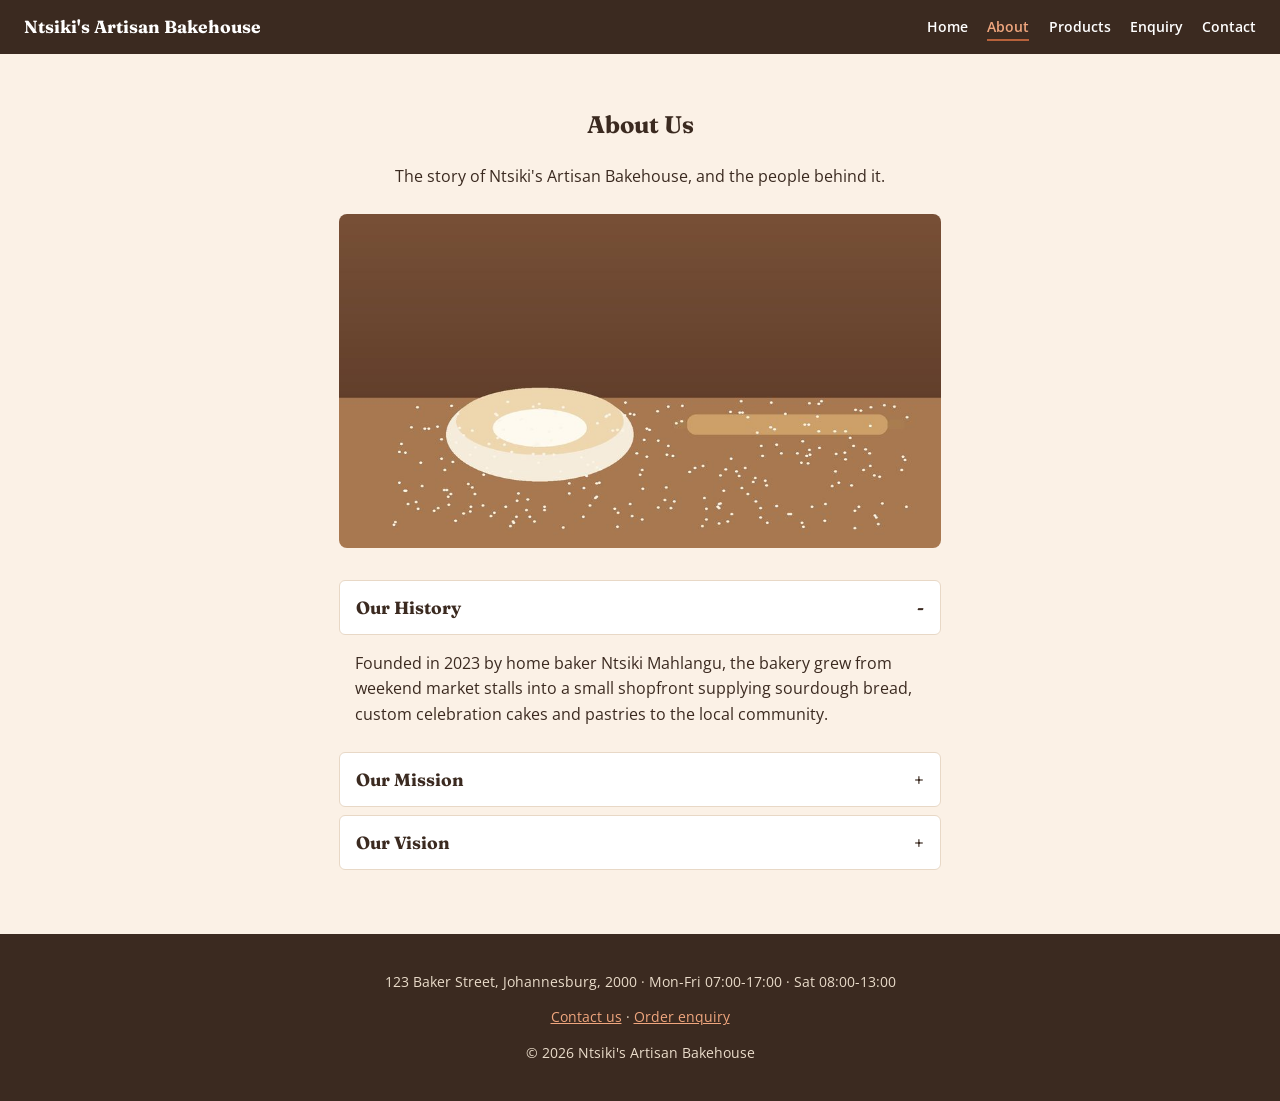
<file: about.html>
<!DOCTYPE html>
<html lang="en">
<head>
<meta charset="UTF-8">
<meta name="viewport" content="width=device-width, initial-scale=1.0">
<title>About Us | Ntsiki's Artisan Bakehouse Johannesburg</title>
<meta name="description" content="Learn the story, mission and vision behind Ntsiki's Artisan Bakehouse, a Johannesburg sourdough and celebration cake bakery.">
<meta name="keywords" content="about Ntsiki Mahlangu, bakery history, local ingredients">
<meta name="author" content="Ntsiki's Artisan Bakehouse">
<meta property="og:title" content="About Us | Ntsiki's Artisan Bakehouse Johannesburg">
<meta property="og:description" content="Learn the story, mission and vision behind Ntsiki's Artisan Bakehouse, a Johannesburg sourdough and celebration cake bakery.">
<meta property="og:type" content="website">
<meta property="og:image" content="images/hero-sourdough-bread.jpg">
<link rel="canonical" href="https://maybesennie.github.io/NtsikisBakery/about.html">
<link rel="preconnect" href="https://fonts.googleapis.com">
<link href="https://fonts.googleapis.com/css2?family=Fraunces:wght@600;700&family=Open+Sans:wght@400;600&display=swap" rel="stylesheet">
<link rel="stylesheet" href="css/styles.css">

<script type="application/ld+json">
{"@context":"https://schema.org","@type":"Bakery","name":"Ntsiki's Artisan Bakehouse","address":{"@type":"PostalAddress","streetAddress":"123 Baker Street","addressLocality":"Johannesburg","postalCode":"2000","addressCountry":"ZA"},"openingHours":["Mo-Fr 07:00-17:00","Sa 08:00-13:00"],"servesCuisine":"Bakery"}
</script>
</head>
<body>
<a class="skip" href="#main">Skip to main content</a>
<header class="site-header">
<a class="brand" href="index.html">Ntsiki's Artisan Bakehouse</a>
<button class="nav-toggle" aria-label="Toggle menu" aria-expanded="false">&#9776;</button>
<nav aria-label="Main navigation"><ul class="nav-list"><li><a href="index.html">Home</a></li><li><a href="about.html" class="active" aria-current="page">About</a></li><li><a href="products.html">Products</a></li><li><a href="enquiry.html">Enquiry</a></li><li><a href="contact.html">Contact</a></li></ul></nav>
</header>
<main id="main">
<section class="container narrow"><h1 class="center">About Us</h1><p class="center">The story of Ntsiki's Artisan Bakehouse, and the people behind it.</p>
<img class="wide" src="images/about-baker-kneading-dough.jpg" alt="Baker working dough in a small bakery kitchen">
<div class="accordion">
<button class="acc-btn" aria-expanded="true">Our History</button>
<div class="acc-panel open"><p>Founded in 2023 by home baker Ntsiki Mahlangu, the bakery grew from weekend market stalls into a small shopfront supplying sourdough bread, custom celebration cakes and pastries to the local community.</p></div>
<button class="acc-btn" aria-expanded="false">Our Mission</button>
<div class="acc-panel"><p>To bake honest, high-quality bread and pastries by hand, using traditional methods and locally sourced ingredients.</p></div>
<button class="acc-btn" aria-expanded="false">Our Vision</button>
<div class="acc-panel"><p>To become the neighbourhood's trusted destination for handcrafted baked goods, while growing a small team of local employees.</p></div>
</div></section>
</main>
<footer class="site-footer">
<p>123 Baker Street, Johannesburg, 2000 &middot; Mon-Fri 07:00-17:00 &middot; Sat 08:00-13:00</p>
<p><a href="contact.html">Contact us</a> &middot; <a href="enquiry.html">Order enquiry</a></p>
<p>&copy; 2026 Ntsiki's Artisan Bakehouse</p>
</footer>
<script src="js/main.js"></script>

</body>
</html>
</file>
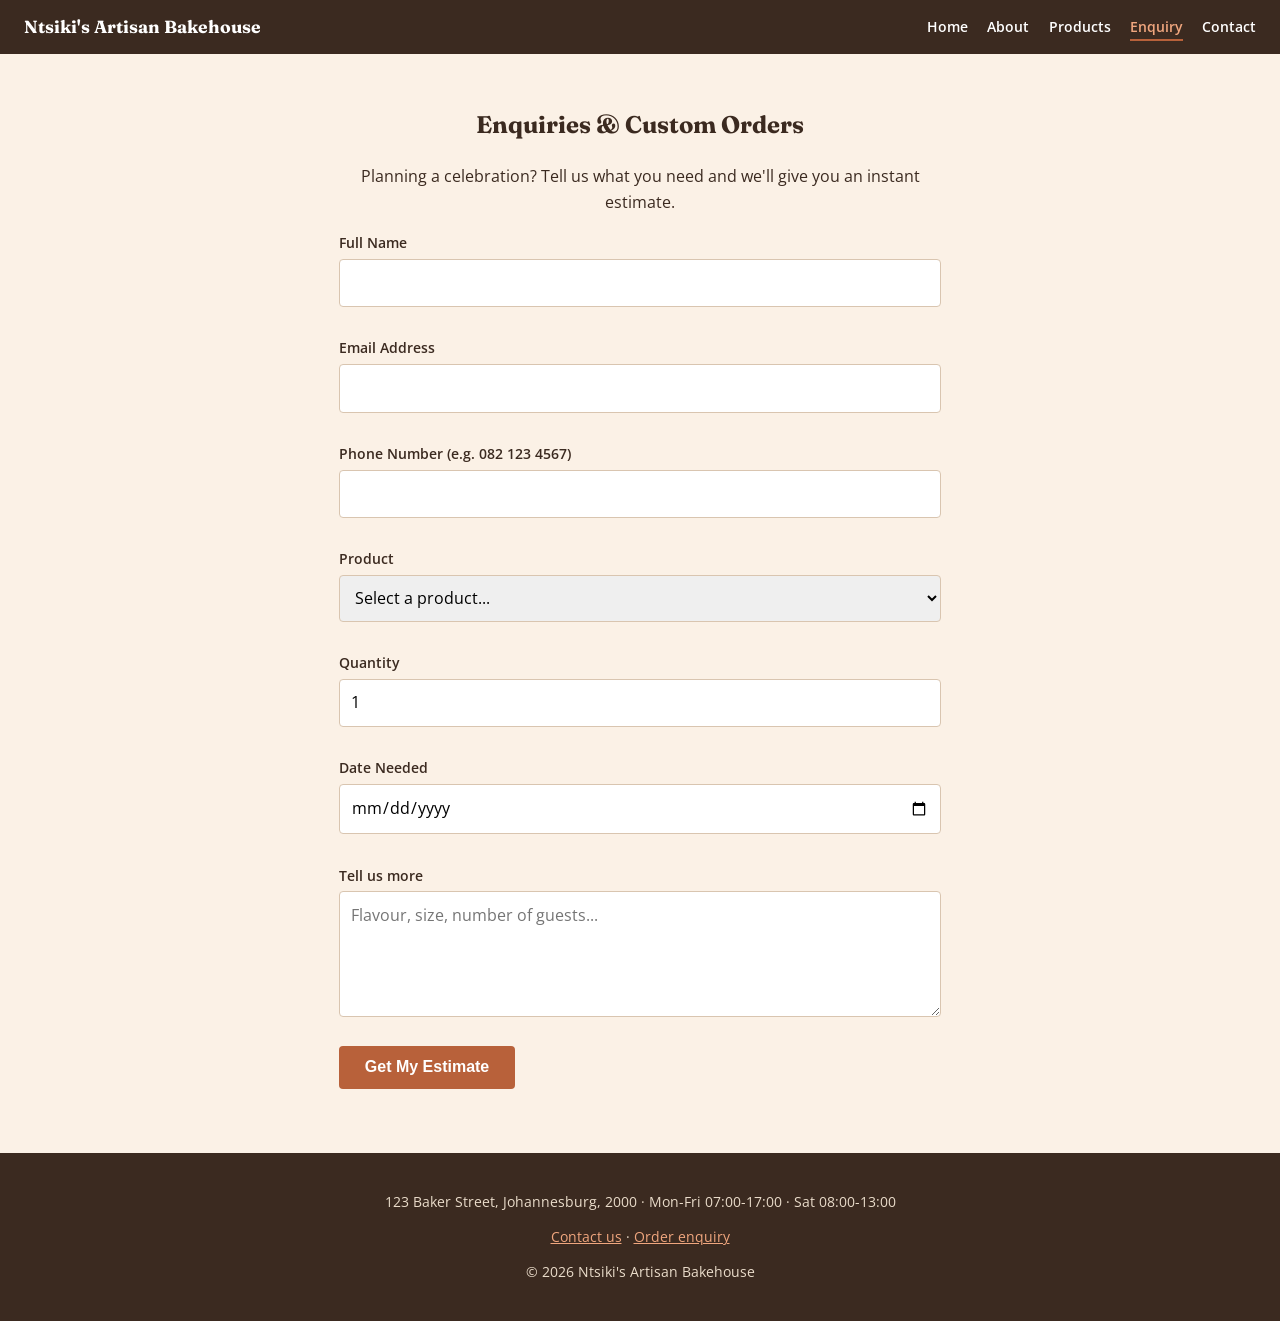
<file: enquiry.html>
<!DOCTYPE html>
<html lang="en">
<head>
<meta charset="UTF-8">
<meta name="viewport" content="width=device-width, initial-scale=1.0">
<title>Enquiries & Custom Cake Orders | Ntsiki's Bakehouse</title>
<meta name="description" content="Request a quote for custom cakes, bread or catering. Get an instant price estimate and availability from Ntsiki's Artisan Bakehouse.">
<meta name="keywords" content="custom cake order, catering enquiry, bakery quote">
<meta name="author" content="Ntsiki's Artisan Bakehouse">
<meta property="og:title" content="Enquiries & Custom Cake Orders | Ntsiki's Bakehouse">
<meta property="og:description" content="Request a quote for custom cakes, bread or catering. Get an instant price estimate and availability from Ntsiki's Artisan Bakehouse.">
<meta property="og:type" content="website">
<meta property="og:image" content="images/hero-sourdough-bread.jpg">
<link rel="canonical" href="https://maybesennie.github.io/NtsikisBakery/enquiry.html">
<link rel="preconnect" href="https://fonts.googleapis.com">
<link href="https://fonts.googleapis.com/css2?family=Fraunces:wght@600;700&family=Open+Sans:wght@400;600&display=swap" rel="stylesheet">
<link rel="stylesheet" href="css/styles.css">

<script type="application/ld+json">
{"@context":"https://schema.org","@type":"Bakery","name":"Ntsiki's Artisan Bakehouse","address":{"@type":"PostalAddress","streetAddress":"123 Baker Street","addressLocality":"Johannesburg","postalCode":"2000","addressCountry":"ZA"},"openingHours":["Mo-Fr 07:00-17:00","Sa 08:00-13:00"],"servesCuisine":"Bakery"}
</script>
</head>
<body>
<a class="skip" href="#main">Skip to main content</a>
<header class="site-header">
<a class="brand" href="index.html">Ntsiki's Artisan Bakehouse</a>
<button class="nav-toggle" aria-label="Toggle menu" aria-expanded="false">&#9776;</button>
<nav aria-label="Main navigation"><ul class="nav-list"><li><a href="index.html">Home</a></li><li><a href="about.html">About</a></li><li><a href="products.html">Products</a></li><li><a href="enquiry.html" class="active" aria-current="page">Enquiry</a></li><li><a href="contact.html">Contact</a></li></ul></nav>
</header>
<main id="main">
<section class="container narrow"><h1 class="center">Enquiries &amp; Custom Orders</h1>
<p class="center">Planning a celebration? Tell us what you need and we'll give you an instant estimate.</p>
<form id="enquiry-form" action="https://jsonplaceholder.typicode.com/posts" method="post" novalidate>
<div class="field"><label for="name">Full Name</label><input type="text" id="name" name="name" required minlength="2" autocomplete="name"><span class="error" id="name-err" aria-live="polite"></span></div>
<div class="field"><label for="email">Email Address</label><input type="email" id="email" name="email" required autocomplete="email"><span class="error" id="email-err" aria-live="polite"></span></div>
<div class="field"><label for="phone">Phone Number (e.g. 082 123 4567)</label><input type="tel" id="phone" name="phone" required autocomplete="tel"><span class="error" id="phone-err" aria-live="polite"></span></div>
<div class="field"><label for="product">Product</label><select id="product" name="product" required><option value="">Select a product...</option></select><span class="error" id="product-err"></span></div>
<div class="field"><label for="qty">Quantity</label><input type="number" id="qty" name="qty" required min="1" max="100" value="1"><span class="error" id="qty-err" aria-live="polite"></span></div>
<div class="field"><label for="date">Date Needed</label><input type="date" id="date" name="date" required><span class="error" id="date-err" aria-live="polite"></span></div>
<div class="field"><label for="notes">Tell us more</label><textarea id="notes" name="notes" rows="4" maxlength="500" placeholder="Flavour, size, number of guests..."></textarea><span class="error" id="notes-err"></span></div>
<button class="btn" type="submit">Get My Estimate</button>
</form>
<div id="enquiry-result" class="result" aria-live="polite" hidden></div></section>
</main>
<footer class="site-footer">
<p>123 Baker Street, Johannesburg, 2000 &middot; Mon-Fri 07:00-17:00 &middot; Sat 08:00-13:00</p>
<p><a href="contact.html">Contact us</a> &middot; <a href="enquiry.html">Order enquiry</a></p>
<p>&copy; 2026 Ntsiki's Artisan Bakehouse</p>
</footer>
<script src="js/main.js"></script>
<script src="js/enquiry.js"></script>
</body>
</html>
</file>
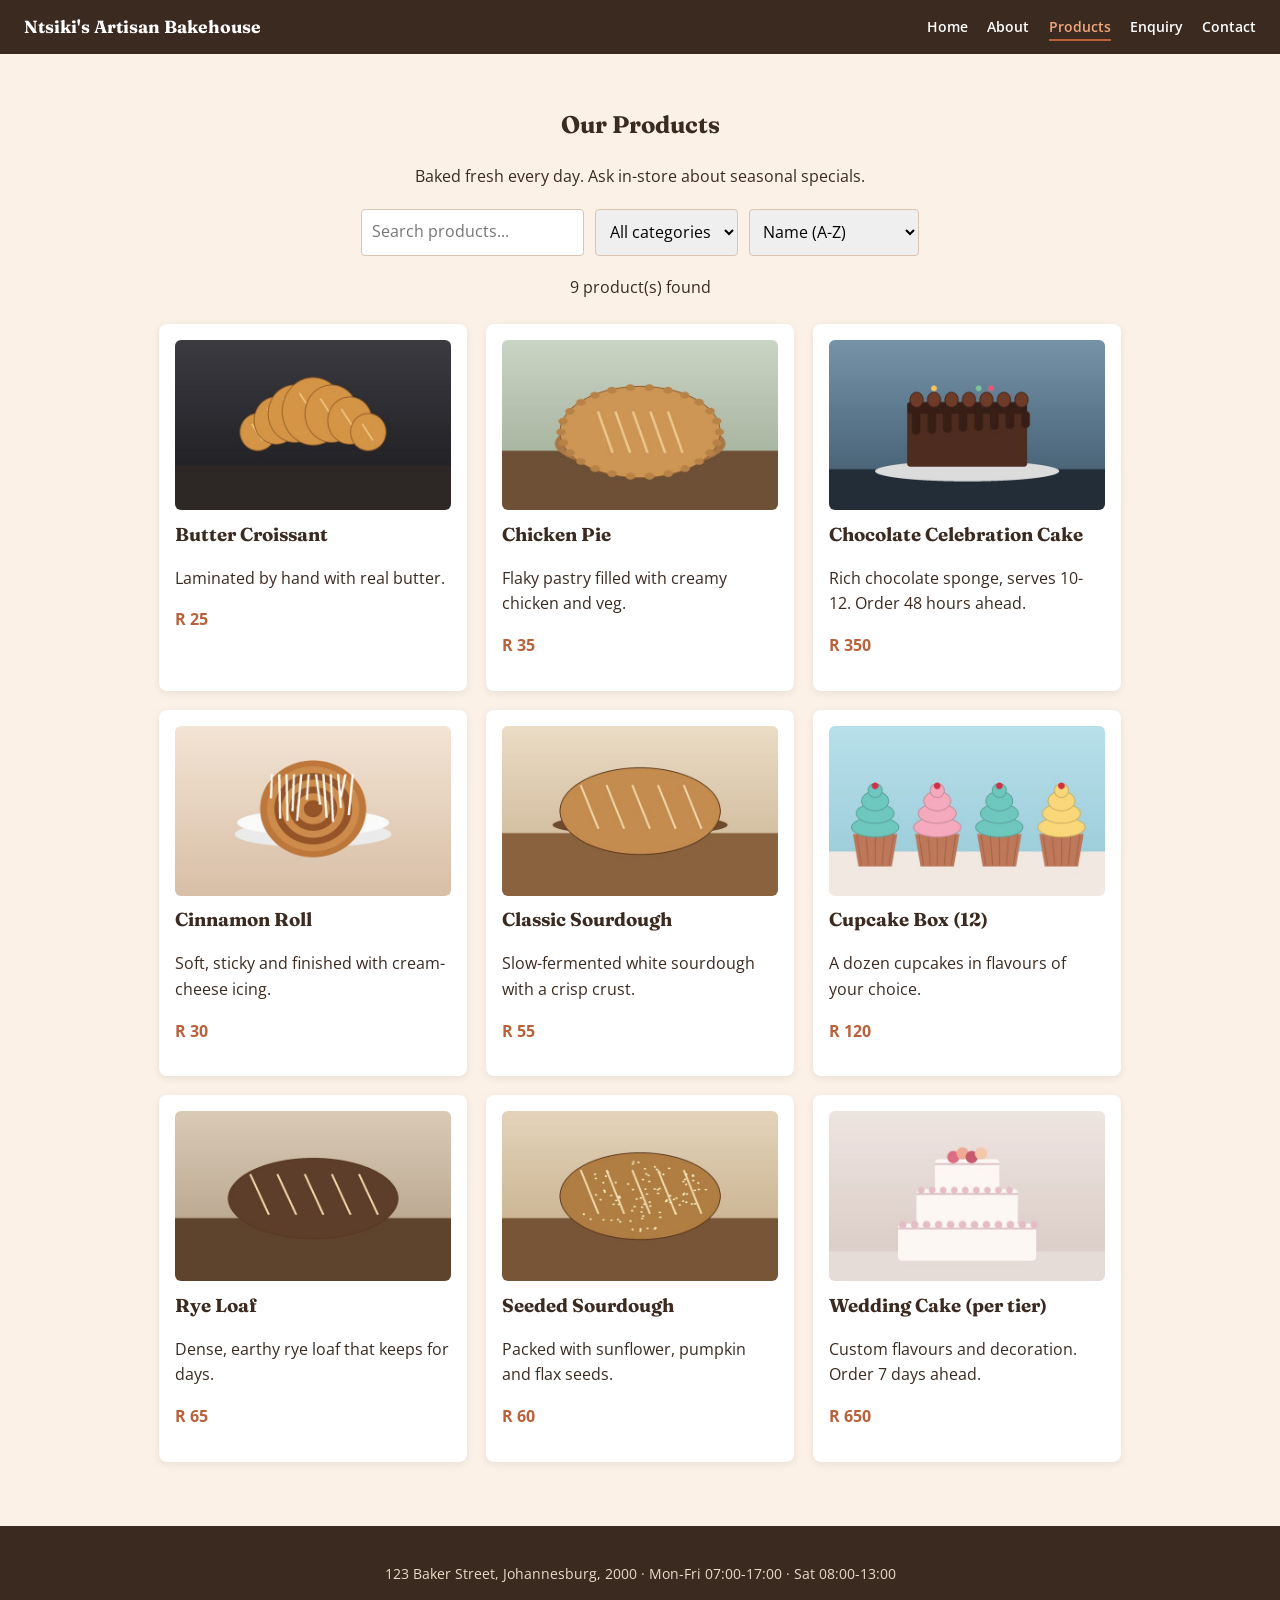
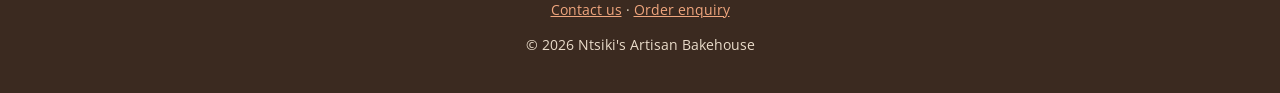
<file: products.html>
<!DOCTYPE html>
<html lang="en">
<head>
<meta charset="UTF-8">
<meta name="viewport" content="width=device-width, initial-scale=1.0">
<title>Our Products: Sourdough, Pastries & Cakes | Ntsiki's Bakehouse</title>
<meta name="description" content="Browse and search our sourdough breads, pastries and celebration cakes with prices from R25. Baked fresh every day in Johannesburg.">
<meta name="keywords" content="sourdough prices, buy cakes Johannesburg, pastries">
<meta name="author" content="Ntsiki's Artisan Bakehouse">
<meta property="og:title" content="Our Products: Sourdough, Pastries & Cakes | Ntsiki's Bakehouse">
<meta property="og:description" content="Browse and search our sourdough breads, pastries and celebration cakes with prices from R25. Baked fresh every day in Johannesburg.">
<meta property="og:type" content="website">
<meta property="og:image" content="images/hero-sourdough-bread.jpg">
<link rel="canonical" href="https://maybesennie.github.io/NtsikisBakery/products.html">
<link rel="preconnect" href="https://fonts.googleapis.com">
<link href="https://fonts.googleapis.com/css2?family=Fraunces:wght@600;700&family=Open+Sans:wght@400;600&display=swap" rel="stylesheet">
<link rel="stylesheet" href="css/styles.css">

<script type="application/ld+json">
{"@context":"https://schema.org","@type":"Bakery","name":"Ntsiki's Artisan Bakehouse","address":{"@type":"PostalAddress","streetAddress":"123 Baker Street","addressLocality":"Johannesburg","postalCode":"2000","addressCountry":"ZA"},"openingHours":["Mo-Fr 07:00-17:00","Sa 08:00-13:00"],"servesCuisine":"Bakery"}
</script>
</head>
<body>
<a class="skip" href="#main">Skip to main content</a>
<header class="site-header">
<a class="brand" href="index.html">Ntsiki's Artisan Bakehouse</a>
<button class="nav-toggle" aria-label="Toggle menu" aria-expanded="false">&#9776;</button>
<nav aria-label="Main navigation"><ul class="nav-list"><li><a href="index.html">Home</a></li><li><a href="about.html">About</a></li><li><a href="products.html" class="active" aria-current="page">Products</a></li><li><a href="enquiry.html">Enquiry</a></li><li><a href="contact.html">Contact</a></li></ul></nav>
</header>
<main id="main">
<section class="container"><h1 class="center">Our Products</h1><p class="center">Baked fresh every day. Ask in-store about seasonal specials.</p>
<div class="toolbar">
<label for="search" class="sr">Search products</label><input type="search" id="search" placeholder="Search products...">
<label for="category" class="sr">Filter by category</label><select id="category"><option value="all">All categories</option><option value="bread">Bread</option><option value="pastries">Pastries</option><option value="cakes">Cakes</option></select>
<label for="sort" class="sr">Sort products</label><select id="sort"><option value="name">Name (A-Z)</option><option value="low">Price: low to high</option><option value="high">Price: high to low</option></select>
</div>
<p id="count" class="center" aria-live="polite"></p>
<div class="cards" id="product-list"></div>
<noscript><p class="center">Please enable JavaScript to view the product list.</p></noscript>
</section>
</main>
<footer class="site-footer">
<p>123 Baker Street, Johannesburg, 2000 &middot; Mon-Fri 07:00-17:00 &middot; Sat 08:00-13:00</p>
<p><a href="contact.html">Contact us</a> &middot; <a href="enquiry.html">Order enquiry</a></p>
<p>&copy; 2026 Ntsiki's Artisan Bakehouse</p>
</footer>
<script src="js/main.js"></script>
<script src="js/products.js"></script>
</body>
</html>
</file>
<file: css/styles.css>
:root{--brown:#3b2a20;--cream:#fbf1e6;--terra:#b8613a;--white:#fff}
*{box-sizing:border-box}
body{margin:0;font-family:'Open Sans',Arial,sans-serif;background:var(--cream);color:var(--brown);line-height:1.6}
h1,h2,h3,.brand{font-family:'Fraunces',Georgia,serif}
img{max-width:100%;height:auto;display:block}
a{color:var(--terra)}
.skip{position:absolute;left:-999px}.skip:focus{left:10px;top:10px;background:#fff;padding:8px;z-index:200}
.sr{position:absolute;width:1px;height:1px;overflow:hidden;clip:rect(0 0 0 0)}
.site-header{position:sticky;top:0;z-index:100;background:var(--brown);display:flex;justify-content:space-between;align-items:center;padding:.8rem 1.5rem;flex-wrap:wrap}
.brand{color:#fff;text-decoration:none;font-weight:700;font-size:1.1rem}
.nav-list{list-style:none;display:flex;gap:1.2rem;margin:0;padding:0}
.nav-list a{color:#fff;text-decoration:none;font-size:.9rem;font-weight:600;padding-bottom:3px;transition:color .3s}
.nav-list a:hover,.nav-list a.active{color:#f0a67e;border-bottom:2px solid var(--terra)}
.nav-toggle{display:none;background:none;border:0;color:#fff;font-size:1.6rem;cursor:pointer}
.hero{min-height:420px;background:linear-gradient(rgba(0,0,0,.45),rgba(0,0,0,.45)),url('../images/hero-sourdough-bread.jpg') center/cover;display:flex;align-items:center;justify-content:center;text-align:center;color:#fff;padding:2rem}
.hero h1{font-size:2.4rem;margin:0 0 .5rem;animation:rise 1s ease both}
.hero p{animation:rise 1.2s ease both}
@keyframes rise{from{opacity:0;transform:translateY(20px)}to{opacity:1;transform:none}}
.btn{display:inline-block;background:var(--terra);color:#fff;border:0;padding:.8rem 1.6rem;border-radius:4px;font-weight:600;text-decoration:none;cursor:pointer;font-size:1rem;transition:transform .2s,background .3s}
.btn:hover{background:#9c4f2c;transform:translateY(-2px)}
.container{max-width:1000px;margin:0 auto;padding:2rem 1.2rem}.narrow{max-width:640px}.center{text-align:center}
.cards{display:grid;grid-template-columns:repeat(auto-fit,minmax(240px,1fr));gap:1.2rem;margin-top:1.5rem}
.card{background:#fff;border-radius:8px;padding:1rem;box-shadow:0 2px 8px rgba(0,0,0,.08);transition:transform .3s,box-shadow .3s}
.card:hover{transform:translateY(-5px);box-shadow:0 8px 18px rgba(0,0,0,.15)}
.card img{border-radius:6px;width:100%;height:170px;object-fit:cover}
.card h3{margin:.6rem 0 .2rem}.price{color:var(--terra);font-weight:700}
.fade{opacity:0;transform:translateY(25px);transition:opacity .7s,transform .7s}.fade.show{opacity:1;transform:none}
.wide{width:100%;border-radius:8px;margin:1.5rem 0}
.accordion .acc-btn{width:100%;text-align:left;background:#fff;border:1px solid #e8d8c6;padding:1rem;font:700 1.1rem 'Fraunces',serif;color:var(--brown);cursor:pointer;margin-top:.5rem;border-radius:6px}
.acc-btn::after{content:'+';float:right}.acc-btn[aria-expanded=true]::after{content:'-'}
.acc-panel{max-height:0;overflow:hidden;transition:max-height .4s ease;padding:0 1rem}.acc-panel.open{max-height:200px}
.gallery{display:grid;grid-template-columns:repeat(auto-fit,minmax(200px,1fr));gap:.8rem;margin-top:1rem}
.gallery img{width:100%;height:160px;object-fit:cover;border-radius:6px;cursor:pointer;transition:transform .3s}.gallery img:hover{transform:scale(1.04)}
.lightbox{position:fixed;inset:0;background:rgba(0,0,0,.88);z-index:300;display:flex;flex-direction:column;align-items:center;justify-content:center}
.lightbox[hidden]{display:none}.lightbox img{max-height:75vh;border-radius:6px}.lightbox p{color:#fff}
.lightbox button{position:absolute;background:none;border:0;color:#fff;font-size:2.4rem;cursor:pointer}
.lb-close{top:15px;right:25px}.lb-prev{left:20px;top:50%}.lb-next{right:20px;top:50%}
.toolbar{display:flex;gap:.7rem;flex-wrap:wrap;justify-content:center;margin:1.2rem 0}
.toolbar input,.toolbar select{width:auto;padding:.6rem;border:1px solid #d9c5b0;border-radius:4px;font:inherit}
.field{margin-bottom:1rem;display:flex;flex-direction:column}
.field label{font-weight:600;font-size:.9rem;margin-bottom:.3rem}
input,select,textarea{padding:.65rem;border:1px solid #d9c5b0;border-radius:4px;font:inherit;width:100%}
input:focus,select:focus,textarea:focus{outline:2px solid var(--terra)}
.field.invalid input,.field.invalid select,.field.invalid textarea{border-color:#c0392b}
.error{color:#c0392b;font-size:.82rem;min-height:1em}
.result{background:#fff;border-left:5px solid var(--terra);padding:1rem 1.2rem;margin-top:1.5rem;border-radius:6px;animation:rise .5s ease}
.two-col{display:grid;grid-template-columns:1fr 1fr;gap:1.5rem;align-items:start}
#map{height:260px;border-radius:8px}
.site-footer{background:var(--brown);color:#eadcca;text-align:center;padding:1.5rem 1rem;font-size:.85rem;margin-top:2rem}.site-footer a{color:#f0a67e}
@media(max-width:700px){.nav-toggle{display:block}.nav-list{display:none;flex-direction:column;width:100%;padding:.8rem 0}.nav-list.open{display:flex}nav{width:100%}.two-col{grid-template-columns:1fr}.hero h1{font-size:1.8rem}}
@media(prefers-reduced-motion:reduce){*{animation:none!important;transition:none!important}.fade{opacity:1;transform:none}}
</file>
